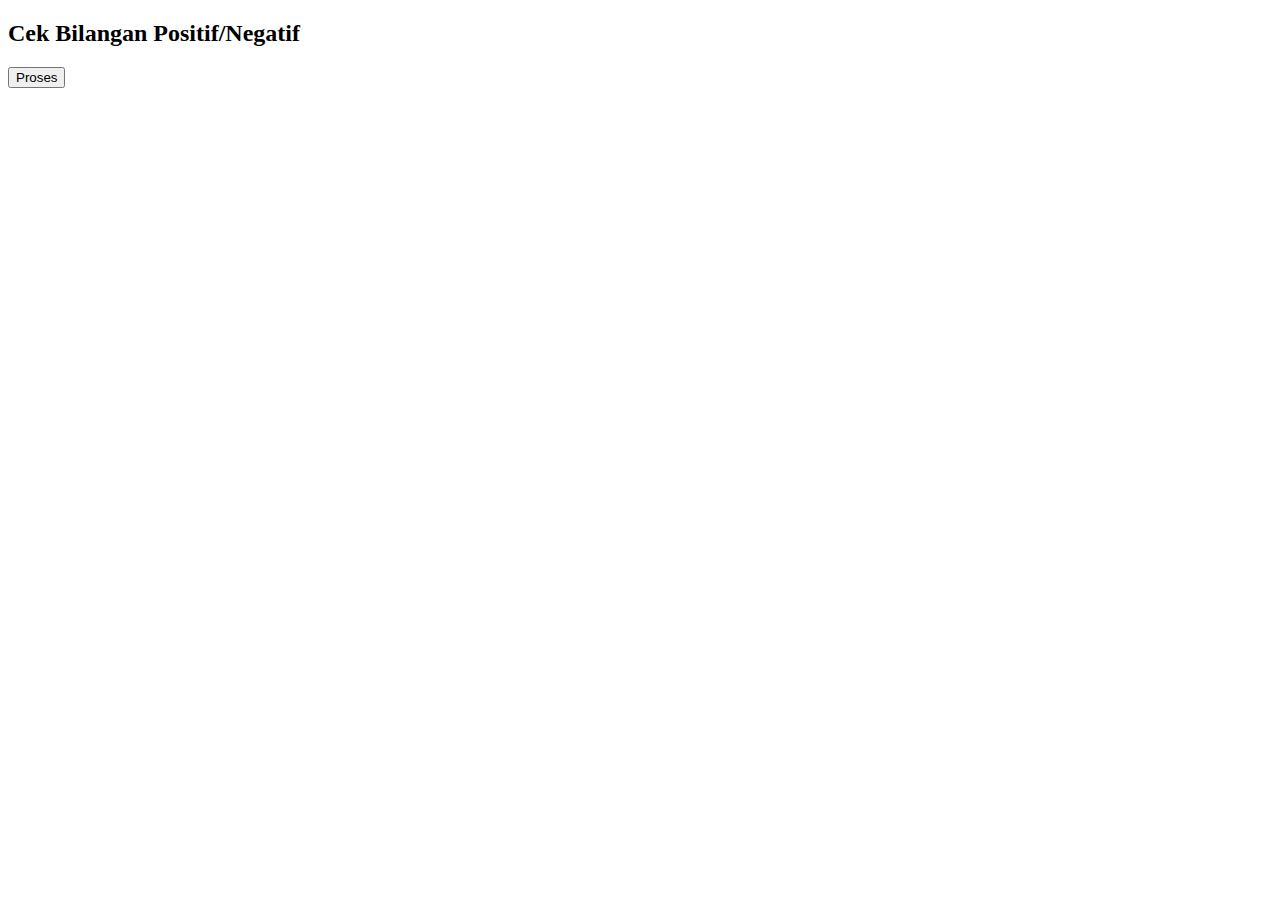
<file: JavaScript from the Flowchart (Math)/index.html>
<!DOCTYPE html>
<html lang="en">
<head>
    <meta charset="UTF-8">
    <meta name="viewport" content="width=device-width, initial-scale=1.0">
    <title>JavaScript from the Flowchart (Math)</title>
</head>

<body>
    <h2>Cek Bilangan Positif/Negatif</h2>
    <button onclick="cekAngka()">Proses</button>
    <p id="hasil"></p>

    <script>
        function cekAngka() {
            let angka = prompt("Masukkan angka:", "7");
            let message;

            if (!isNaN(angka)) {
                if (angka > 0) {
                    message = angka + " adalah bilangan positif.";
                }
                else if (angka < 0) {
                    message = angka + " adalah bilangan negatif.";
                }
                else {
                    message = angka + " adalah bilangan nol.";
                }
            }
            else {
                message = "Error: Input bukan angka!";
            }

            document.getElementById("hasil").innerHTML = message;
        }
    </script>

</body>
</html>
</file>
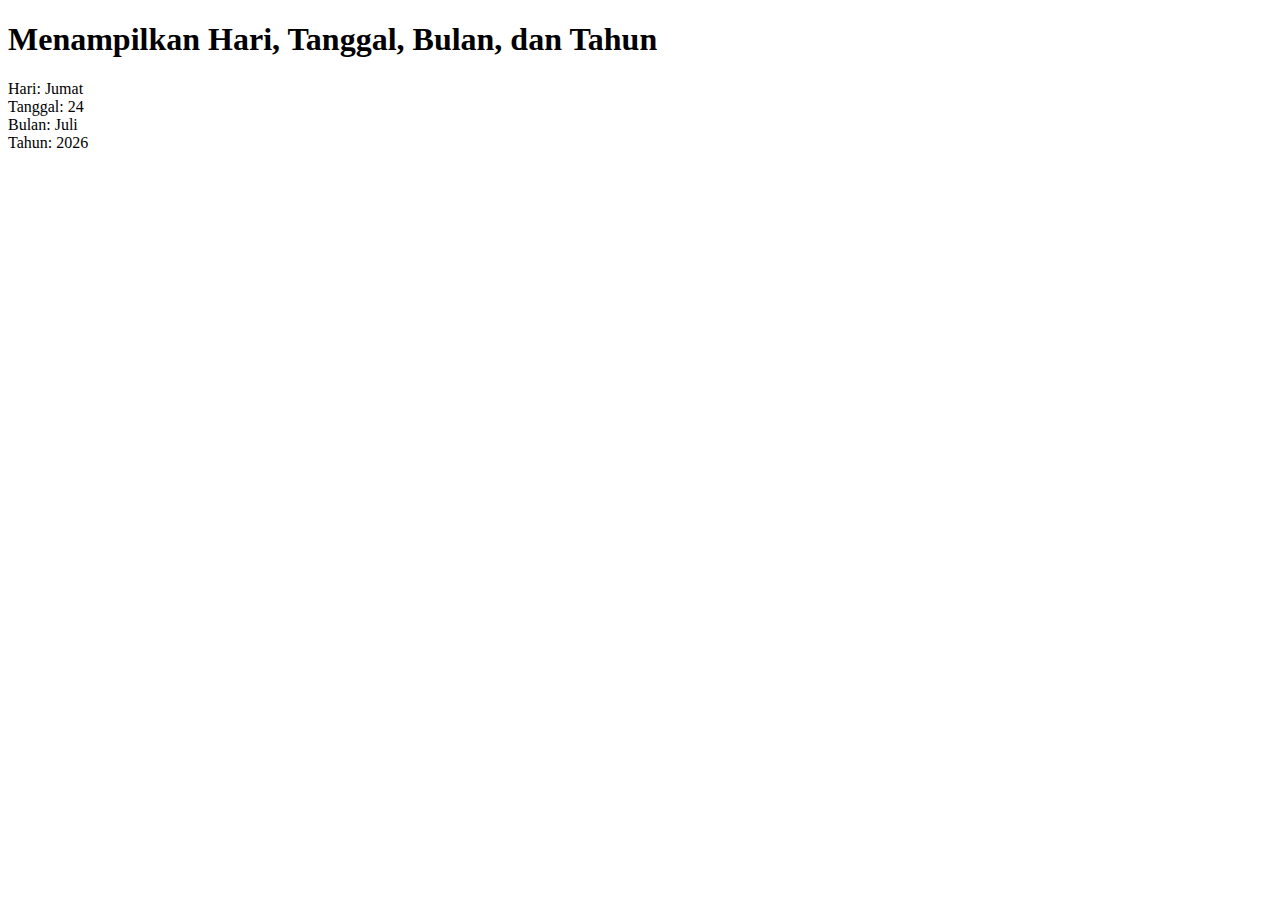
<file: Simple Calendar/index.html>
<!DOCTYPE html>
<html>
<body>

<h1>Menampilkan Hari, Tanggal, Bulan, dan Tahun</h1>

<p id="demo"></p>

<script>
// membuat object tanggal sekarang
let sekarang = new Date();

// mengambil hari (0–6)
let hariAngka = sekarang.getDay();

// mengambil tanggal
let tanggal = sekarang.getDate();

// mengambil bulan (0–11)
let bulanAngka = sekarang.getMonth();

// mengambil tahun
let tahun = sekarang.getFullYear();

// menentukan nama hari
let hari;
switch (hariAngka) {
  case 0:
    hari = "Minggu";
    break;
  case 1:
    hari = "Senin";
    break;
  case 2:
    hari = "Selasa";
    break;
  case 3:
    hari = "Rabu";
    break;
  case 4:
    hari = "Kamis";
    break;
  case 5:
    hari = "Jumat";
    break;
  case 6:
    hari = "Sabtu";
}

// menentukan nama bulan
let bulan;
switch (bulanAngka) {
  case 0:
    bulan = "Januari";
    break;
  case 1:
    bulan = "Februari";
    break;
  case 2:
    bulan = "Maret";
    break;
  case 3:
    bulan = "April";
    break;
  case 4:
    bulan = "Mei";
    break;
  case 5:
    bulan = "Juni";
    break;
  case 6:
    bulan = "Juli";
    break;
  case 7:
    bulan = "Agustus";
    break;
  case 8:
    bulan = "September";
    break;
  case 9:
    bulan = "Oktober";
    break;
  case 10:
    bulan = "November";
    break;
  case 11:
    bulan = "Desember";
}

// menampilkan hasil

document.getElementById("demo").innerHTML =
  "Hari: " + hari + "<br>" +
  "Tanggal: " + tanggal + "<br>" +
  "Bulan: " + bulan + "<br>" +
  "Tahun: " + tahun;


// document.getElementById("demo").innerHTML =
//   hari + ", " + tanggal + " " + bulan + " " + tahun;

</script>

</body>
</html>
</file>
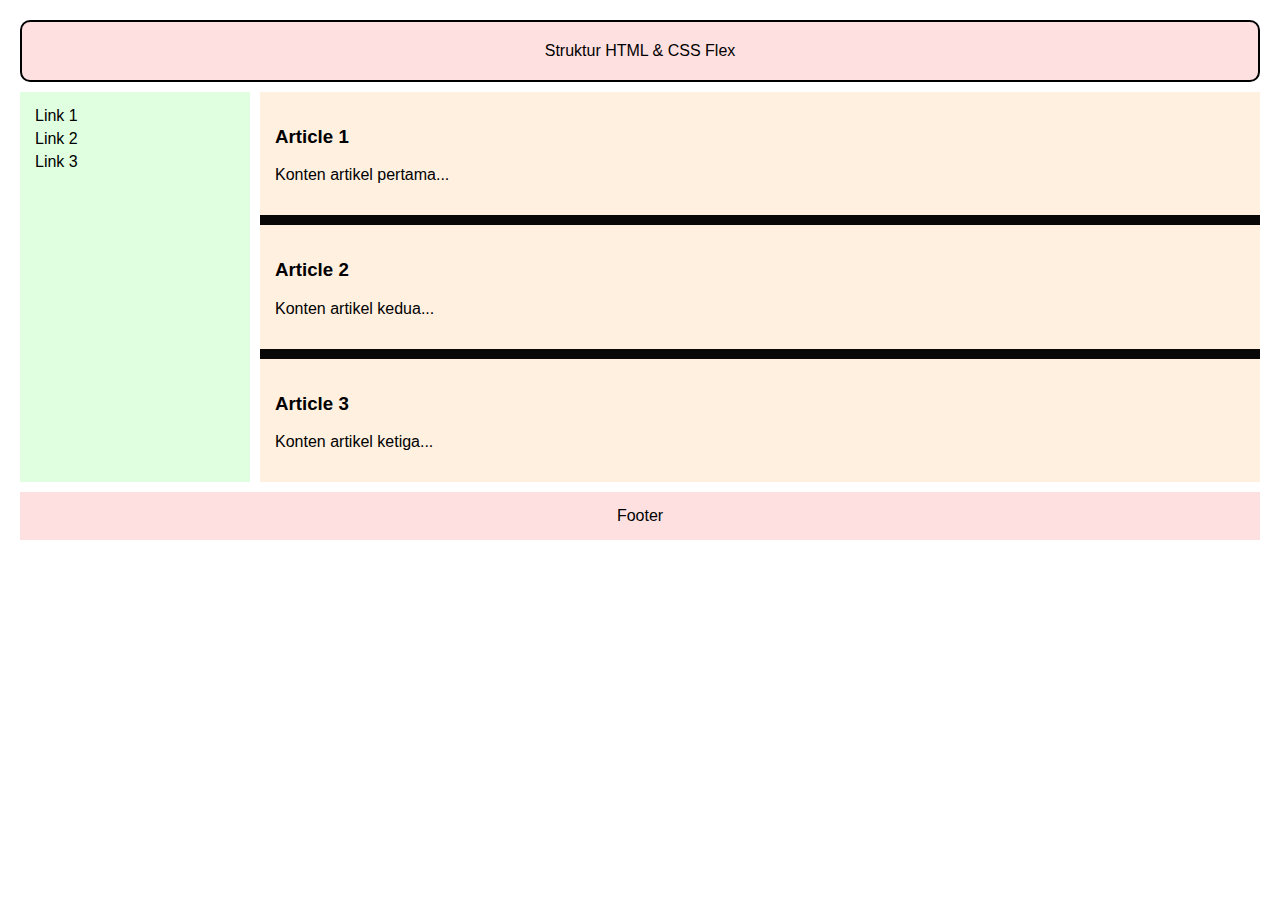
<file: Flex.html>
<!DOCTYPE html>
<html lang="en">
  <head>
    <meta charset="UTF-8" />
    <meta name="viewport" content="width=device-width, initial-scale=1.0" />
    <title>Struktur HTML & CSS Flex</title>
    <style>
      body {
        font-family: sans-serif;
        margin: 20px;
      }

      .container {
        display: flex;
        flex-direction: column; /* Susun item secara vertikal secara default */
      }

      .header {
        border: black 2px solid;
        border-radius: 10px;
        background-color: #ffe0e0;
        padding: 20px;
        text-align: center;
        margin-bottom: 10px;
      }

      .main-content {
        display: flex;
        gap: 10px; /* Jarak antar item flex */
        margin-bottom: 10px;
      }

      .navigation {
        background-color: #e0ffe0;
        padding: 15px;
        width: 200px;
      }

      .articles {
        display: flex;
        flex-direction: column; /* Susun artikel secara vertikal */
        gap: 10px;
        flex-grow: 1; /* Membuat area artikel mengisi ruang yang tersedia */
        background-color: #080808;
      }

      .article {
        background-color: #fff0e0;
        padding: 15px;
      }

      .footer {
        background-color: #ffe0e0;
        padding: 15px;
        text-align: center;
      }

      .navigation ul {
        list-style: none;
        padding: 0;
        margin: 0;
      }

      .navigation li {
        margin-bottom: 5px;
      }
    </style>
  </head>
  <body>
    <div class="container">
      <header class="header">Struktur HTML & CSS Flex</header>
      <div class="main-content">
        <nav class="navigation">
          <ul>
            <li>Link 1</li>
            <li>Link 2</li>
            <li>Link 3</li>
          </ul>
        </nav>
        <div class="articles">
          <article class="article">
            <h3>Article 1</h3>
            <p>Konten artikel pertama...</p>
          </article>
          <article class="article">
            <h3>Article 2</h3>
            <p>Konten artikel kedua...</p>
          </article>
          <article class="article">
            <h3>Article 3</h3>
            <p>Konten artikel ketiga...</p>
          </article>
        </div>
      </div>
      <footer class="footer">Footer</footer>
    </div>
  </body>
</html>
</file>
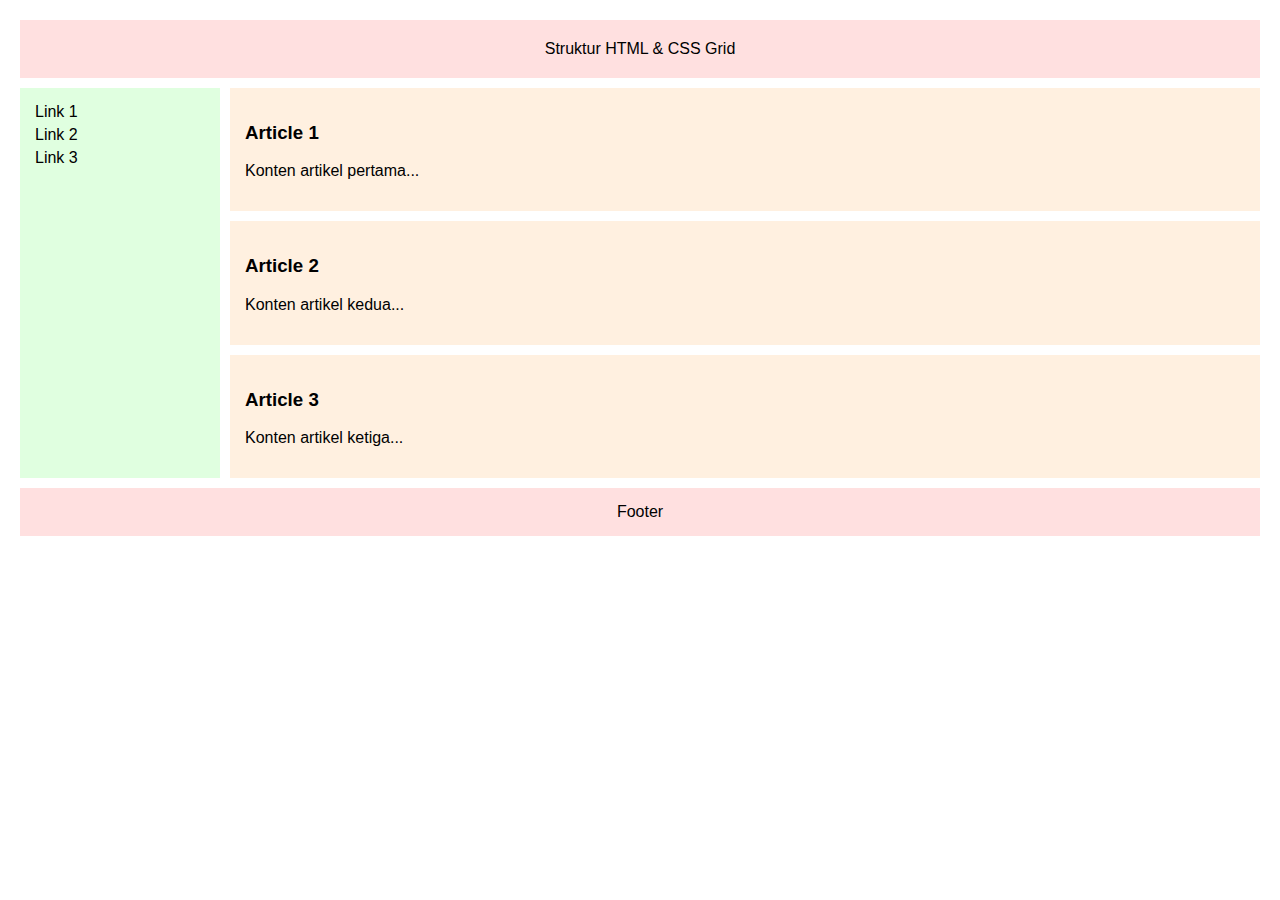
<file: Grid.html>
<!DOCTYPE html>
<html lang="en">
  <head>
    <meta charset="UTF-8" />
    <meta name="viewport" content="width=device-width, initial-scale=1.0" />
    <title>Struktur HTML & CSS Grid</title>
    <style>
      body {
        font-family: sans-serif;
        margin: 20px;
      }

      .container {
        display: grid;
        grid-template-columns: 200px 1fr; /* Kolom pertama 200px, sisanya 1fr */
        grid-template-rows: auto 1fr auto; /* Baris pertama dan terakhir auto, baris tengah 1fr */
        gap: 10px; /* Jarak antar item grid */
      }

      .header {
        grid-column: 1 / 3; /* Item menempati dari kolom 1 sampai 3 */
        background-color: #ffe0e0;
        padding: 20px;
        text-align: center;
      }

      .navigation {
        grid-column: 1 / 2; /* Item menempati kolom pertama */
        grid-row: 2 / 3; /* Item menempati baris kedua */
        background-color: #e0ffe0;
        padding: 15px;
      }

      .articles {
        grid-column: 2 / 3; /* Item menempati kolom kedua */
        grid-row: 2 / 3; /* Item menempati baris kedua */
        display: flex; /* Gunakan flexbox di dalam grid untuk artikel */
        flex-direction: column;
        gap: 10px;
      }

      .article {
        background-color: #fff0e0;
        padding: 15px;
      }

      .footer {
        grid-column: 1 / 3; /* Item menempati dari kolom 1 sampai 3 */
        grid-row: 3 / 4; /* Item menempati baris ketiga */
        background-color: #ffe0e0;
        padding: 15px;
        text-align: center;
      }

      .navigation ul {
        list-style: none;
        padding: 0;
        margin: 0;
      }

      .navigation li {
        margin-bottom: 5px;
      }
    </style>
  </head>
  <body>
    <div class="container">
      <header class="header">Struktur HTML & CSS Grid</header>
      <nav class="navigation">
        <ul>
          <li>Link 1</li>
          <li>Link 2</li>
          <li>Link 3</li>
        </ul>
      </nav>
      <div class="articles">
        <article class="article">
          <h3>Article 1</h3>
          <p>Konten artikel pertama...</p>
        </article>
        <article class="article">
          <h3>Article 2</h3>
          <p>Konten artikel kedua...</p>
        </article>
        <article class="article">
          <h3>Article 3</h3>
          <p>Konten artikel ketiga...</p>
        </article>
      </div>
      <footer class="footer">Footer</footer>
    </div>
  </body>
</html>
</file>
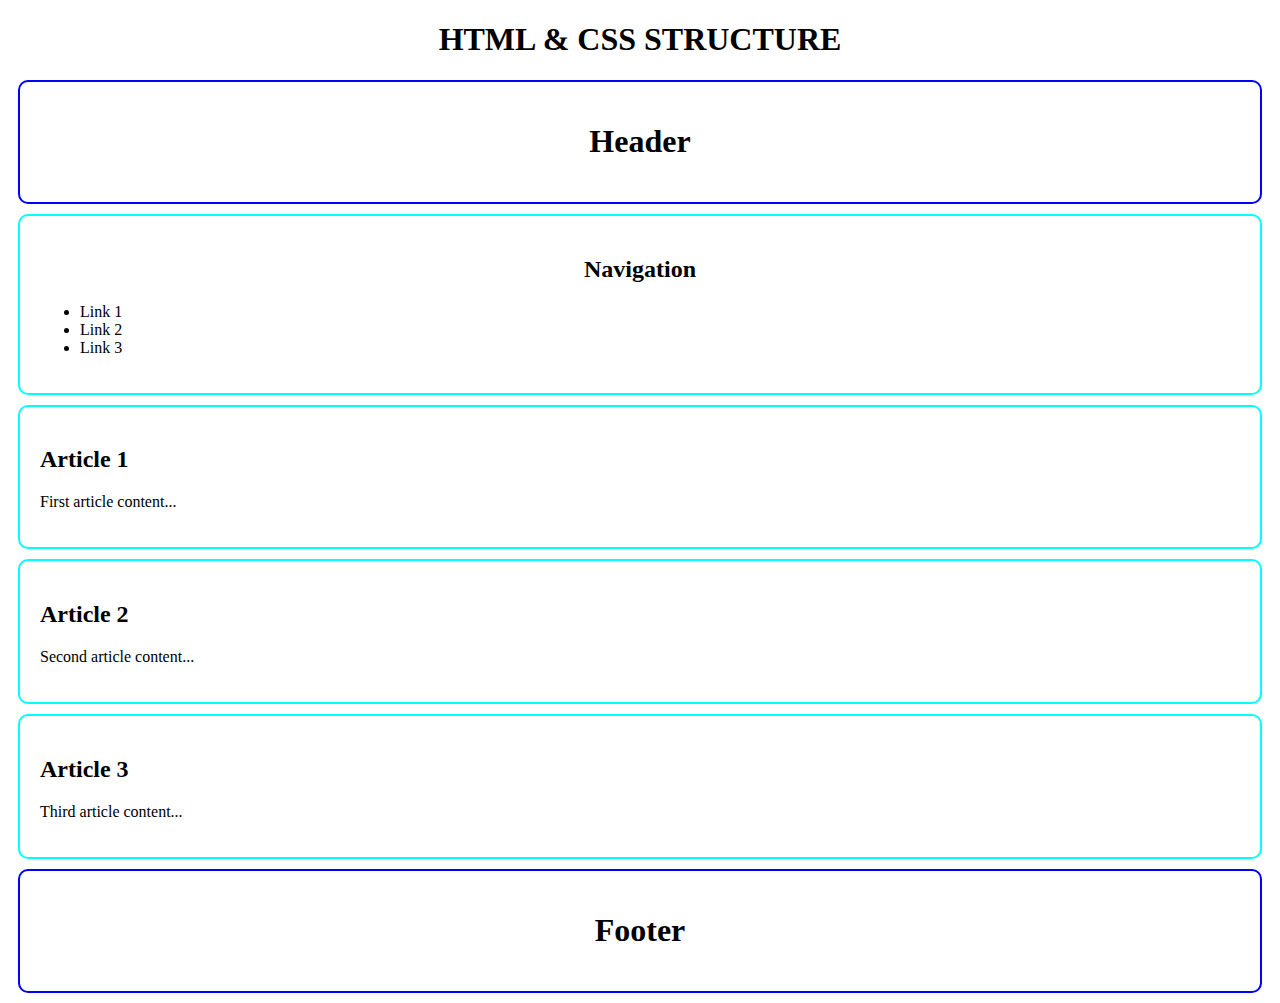
<file: HTML-CSS.html>
<!DOCTYPE html>
<html lang="en">
<head>
    <meta charset="UTF-8">
    <meta name="viewport" content="width=device-width, initial-scale=1.0">
    <title>HTML - CSS</title>

<style>
    header, footer {
        padding: 20px;
        border: solid 2px blue;
        border-radius: 10px;
        margin: 10px;
    }

    nav, article {
        padding: 20px;
        border: solid 2px aqua;
        border-radius: 10px;
        margin: 10px;
    }
</style>

</head>

<body>
    <h1 style="text-align: center;">HTML & CSS STRUCTURE</h1>
    <header>
        <h1 style="text-align: center;">Header</h1>
    </header>

    <div class="container"> <!--the name "container" is optional, we can use another name-->
        <nav>
            <h2 style="text-align: center;">Navigation</h2>
            <ul>
                <li>Link 1</li>
                <li>Link 2</li>
                <li>Link 3</li>
            </ul>
        </nav>

        <main class="articles">
            <article>
                <h2>Article 1</h2>
                <p>First article content...</p>
            </article>
            <article>
                <h2>Article 2</h2>
                <p>Second article content...</p>
            </article>
            <article>
                <h2>Article 3</h2>
                <p>Third article content...</p>
            </article>
        </main>
    </div>

    <footer>
        <h1 style="text-align: center;">Footer</h1>
    </footer>
</body>

</html>
</file>
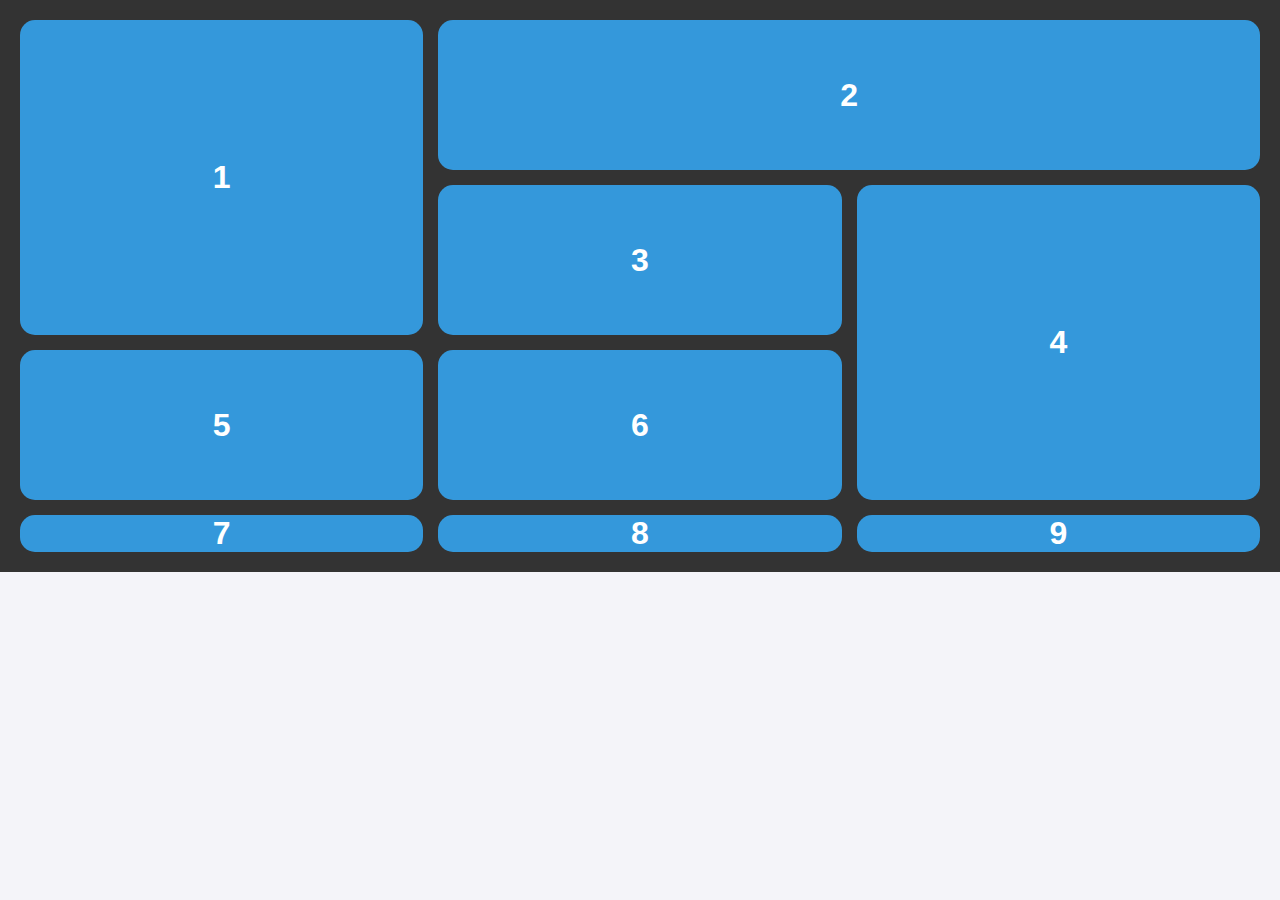
<file: Learn CSS Grid.html>
<!DOCTYPE html>
<html lang="id">
  <head>
    <meta charset="utf-8" />
    <meta name="viewport" content="width=device-width,initial-scale=1" />
    <title>Learn CSS Grid</title>
    <link rel="stylesheet" href="style.css" />
  </head>
  <body>
    <main class="grid-container">
      <div class="item">1</div>
      <div class="item">2</div>
      <div class="item">3</div>
      <div class="item">4</div>
      <div class="item">5</div>
      <div class="item">6</div>
      <div class="item">7</div>
      <div class="item">8</div>
      <div class="item">9</div>
    </main>
  </body>
</html>
</file>
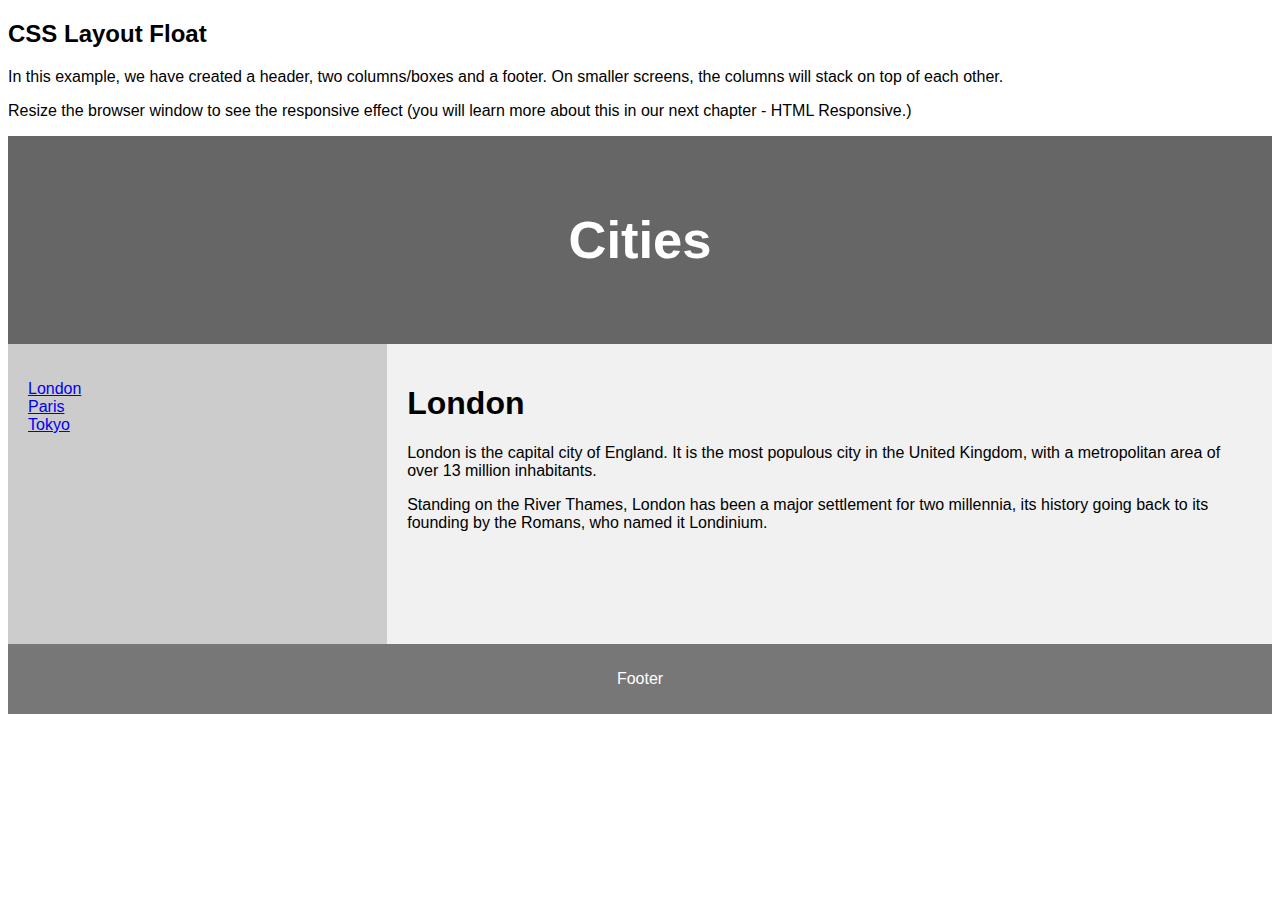
<file: Quiz01.html>
<!DOCTYPE html>
<html lang="en">
<head>
<title>CSS Template</title>
<meta charset="utf-8">
<meta name="viewport" content="width=device-width, initial-scale=1">
<style>
* {
  box-sizing: border-box;
}

body {
  font-family: Arial, Helvetica, sans-serif;
}

/* Style the header */
header {
  background-color: #666;
  padding: 30px;
  text-align: center;
  font-size: 35px;
  color: white;
}

/* Create two columns/boxes that floats next to each other */
nav {
  float: left;
  width: 30%;
  height: 300px; /* only for demonstration, should be removed */
  background: #ccc;
  padding: 20px;
}

/* Style the list inside the menu */
nav ul {
  list-style-type: none;
  padding: 0;
}

article {
  float: left;
  padding: 20px;
  width: 70%;
  background-color: #f1f1f1;
  height: 300px; /* only for demonstration, should be removed */
}

/* Clear floats after the columns */
section::after {
  content: "";
  display: table;
  clear: both;
}

/* Style the footer */
footer {
  background-color: #777;
  padding: 10px;
  text-align: center;
  color: white;
}

/* Responsive layout - makes the two columns/boxes stack on top of each other instead of next to each other, on small screens */
@media (max-width: 600px) {
  nav, article {
    width: 100%;
    height: auto;
  }
}
</style>
</head>
<body>

<h2>CSS Layout Float</h2>
<p>In this example, we have created a header, two columns/boxes and a footer. On smaller screens, the columns will stack on top of each other.</p>
<p>Resize the browser window to see the responsive effect (you will learn more about this in our next chapter - HTML Responsive.)</p>

<header>
  <h2>Cities</h2>
</header>

<section>
  <nav>
    <ul>
      <li><a href="#">London</a></li>
      <li><a href="#">Paris</a></li>
      <li><a href="#">Tokyo</a></li>
    </ul>
  </nav>
  
  <article>
    <h1>London</h1>
    <p>London is the capital city of England. It is the most populous city in the  United Kingdom, with a metropolitan area of over 13 million inhabitants.</p>
    <p>Standing on the River Thames, London has been a major settlement for two millennia, its history going back to its founding by the Romans, who named it Londinium.</p>
  </article>
</section>

<footer>
  <p>Footer</p>
</footer>

</body>
</html>
</file>
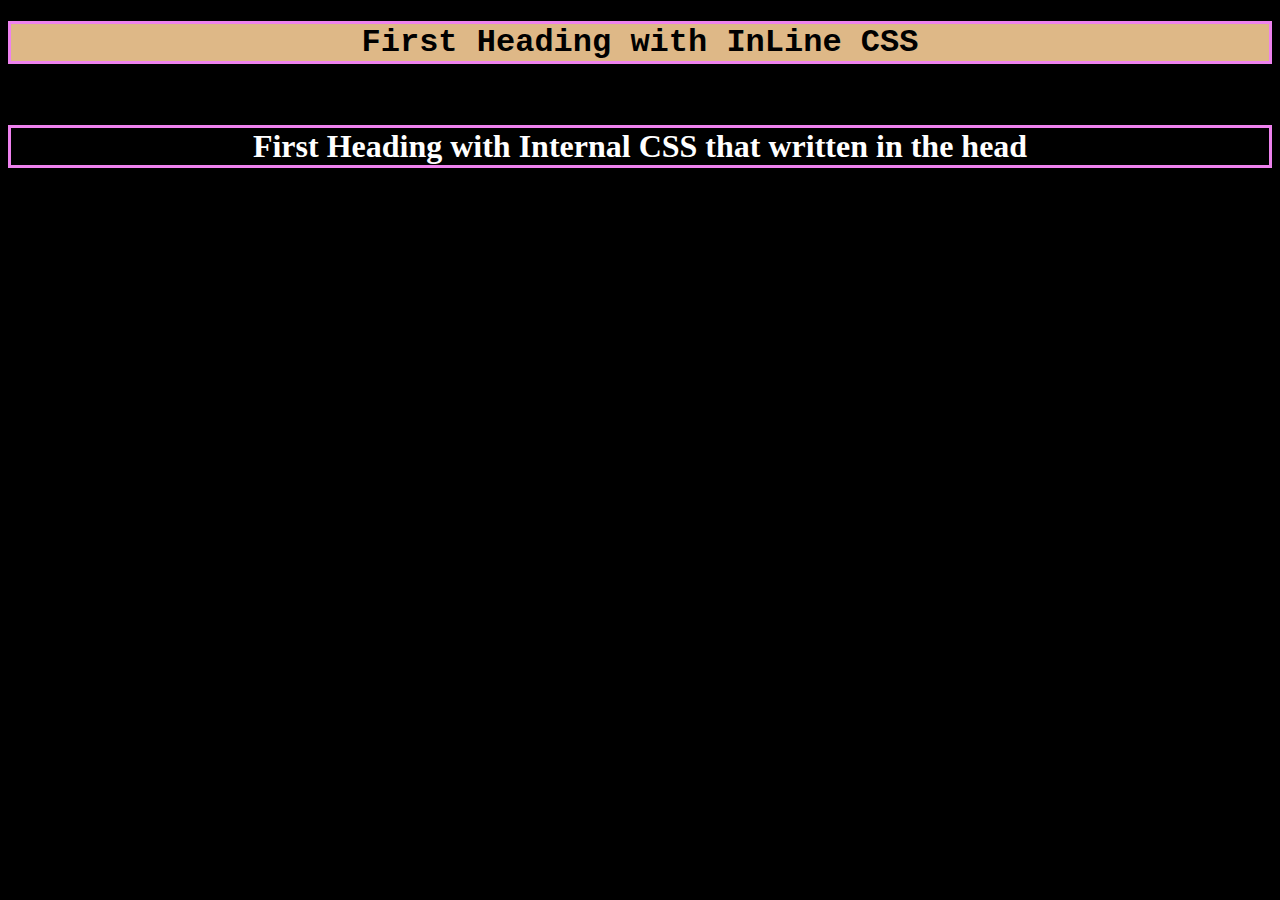
<file: Try CSS.html>
<!DOCTYPE html>
<html lang="en">
<head>
    <meta charset="UTF-8">
    <meta name="viewport" content="width=device-width, initial-scale=1.0">
    <!-- 3. External CSS -->
 <link rel="stylesheet" href="styles01.css">

 <!-- 2. Internal CSS -->
  <style>
    h1 {color: white; background-color: black;}
  </style>
    <title>Document</title>
</head>
<body>
    <!-- 1. Inline CSS -->
     <h1 style="color:black; background-color: burlywood; 
     font-size: 20; font-family: 'Courier New', Courier, monospace;
     text-align: center">First Heading with InLine CSS</h1>
    <br>
    <h1>First Heading with Internal CSS that written in the head</h1>
</body>
</html>
</file>
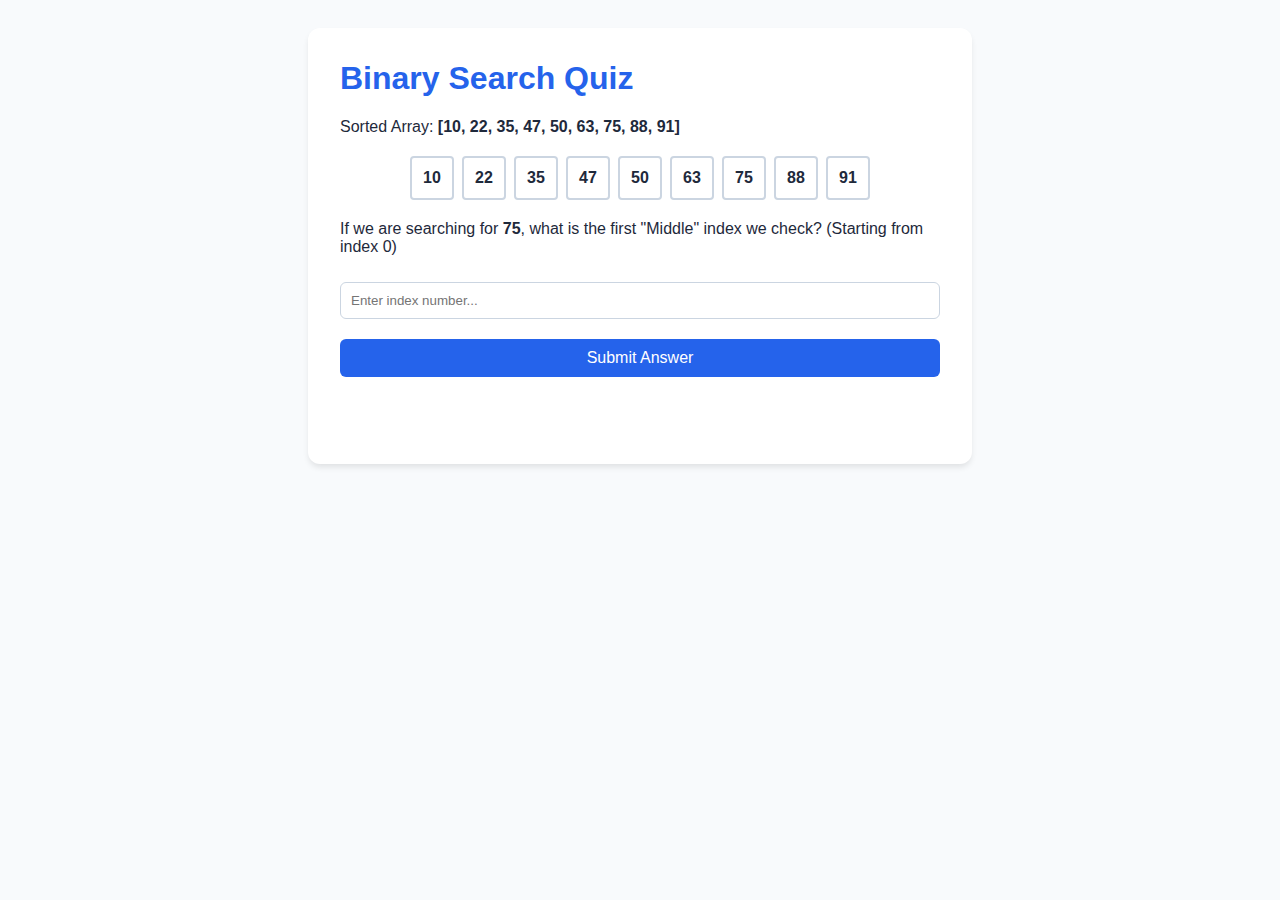
<file: BINARYSEARCH/binarysearch.html>
<!DOCTYPE html>
<html lang="en">
<head>
    <meta charset="UTF-8">
    <meta name="viewport" content="width=device-width, initial-scale=1.0">
    <title>Binary Search Interactive Quiz</title>
    <style>
        :root {
            --primary: #2563eb;
            --bg: #f8fafc;
            --text: #1e293b;
        }
        body { font-family: 'Segoe UI', sans-serif; background: var(--bg); color: var(--text); display: flex; justify-content: center; padding: 20px; }
        .card { background: white; padding: 2rem; border-radius: 12px; box-shadow: 0 4px 6px -1px rgba(0,0,0,0.1); max-width: 600px; width: 100%; }
        h1 { color: var(--primary); margin-top: 0; }
        .array-container { display: flex; gap: 8px; margin: 20px 0; justify-content: center; flex-wrap: wrap; }
        .box { width: 40px; height: 40px; border: 2px solid #cbd5e1; display: flex; align-items: center; justify-content: center; font-weight: bold; border-radius: 4px; transition: all 0.3s; }
        .active { background: #dbeafe; border-color: var(--primary); }
        .target { background: #22c55e; color: white; border-color: #16a34a; }
        .btn { background: var(--primary); color: white; border: none; padding: 10px 20px; border-radius: 6px; cursor: pointer; font-size: 1rem; width: 100%; margin-top: 10px; }
        .btn:hover { opacity: 0.9; }
        .feedback { margin-top: 15px; font-weight: 500; min-height: 24px; }
        input { width: 100%; padding: 10px; margin: 10px 0; border: 1px solid #cbd5e1; border-radius: 6px; box-sizing: border-box; }
    </style>
</head>
<body>

<div class="card">
    <h1>Binary Search Quiz</h1>
    <p>Sorted Array: <strong>[10, 22, 35, 47, 50, 63, 75, 88, 91]</strong></p>
    <div class="array-container" id="arrayVisual"></div>
    
    <div id="quiz-content">
        <p id="question">If we are searching for <strong>75</strong>, what is the first "Middle" index we check? (Starting from index 0)</p>
        <input type="number" id="answerInput" placeholder="Enter index number...">
        <button class="btn" onclick="checkAnswer()">Submit Answer</button>
        <p class="feedback" id="feedback"></p>
    </div>
</div>

<script>
    const array = [10, 22, 35, 47, 50, 63, 75, 88, 91];
    let step = 0;

    function renderArray() {
        const container = document.getElementById('arrayVisual');
        container.innerHTML = array.map((val, i) => `<div class="box" id="box-${i}">${val}</div>`).join('');
    }

    function checkAnswer() {
        const ans = document.getElementById('answerInput').value;
        const feedback = document.getElementById('feedback');
        
        if (step === 0) {
            if (ans == "4") {
                document.getElementById('box-4').classList.add('active');
                feedback.innerHTML = "✅ Correct! The middle of index 0 and 8 is 4 (Value: 50). Since 75 > 50, we look at the right half.";
                feedback.style.color = "#16a34a";
                document.getElementById('question').innerHTML = "Now, in the range [5, 8], what is the next middle index?";
                step++;
            } else {
                feedback.innerHTML = "❌ Try again! Formula: (0 + 8) / 2";
                feedback.style.color = "#dc2626";
            }
        } else if (step === 1) {
            if (ans == "6") {
                document.getElementById('box-6').classList.add('target');
                feedback.innerHTML = "🎉 Excellent! Index 6 contains the value 75. Search Complete!";
                feedback.style.color = "#16a34a";
                document.getElementById('quiz-content').innerHTML += `<button class="btn" style="background:#64748b" onclick="location.reload()">Restart</button>`;
            } else {
                feedback.innerHTML = "❌ Not quite. The middle of 5 and 8 is (5+8)/2 = 6.5, floored to 6.";
                feedback.style.color = "#dc2626";
            }
        }
        document.getElementById('answerInput').value = "";
    }

    renderArray();
</script>

</body>
</html>
</file>
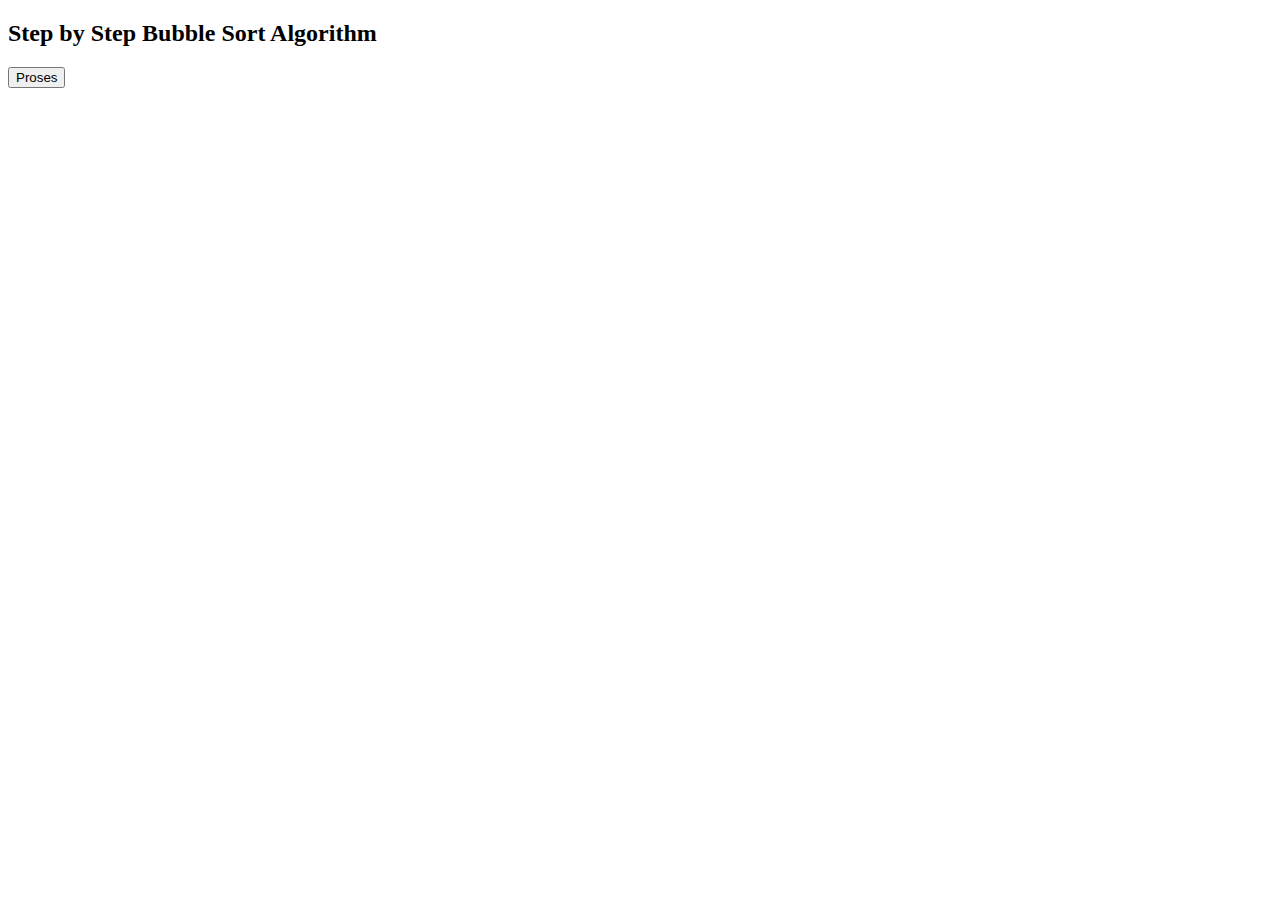
<file: Bubble Sort-JavaScript/bubblesort.html>
<!DOCTYPE html>
<html lang="en">
<head>
    <meta charset="UTF-8">
    <meta name="viewport" content="width=device-width, initial-scale=1.0">
    <title>Bubble Sort</title>
</head>

<body>
    <h2>Step by Step Bubble Sort Algorithm</h2>
    <button onclick="bubbleSort()">Proses</button>
    <p id="hasil"></p>

    <script src="bubblesort.js"></script>
</body>
</html>
</file>
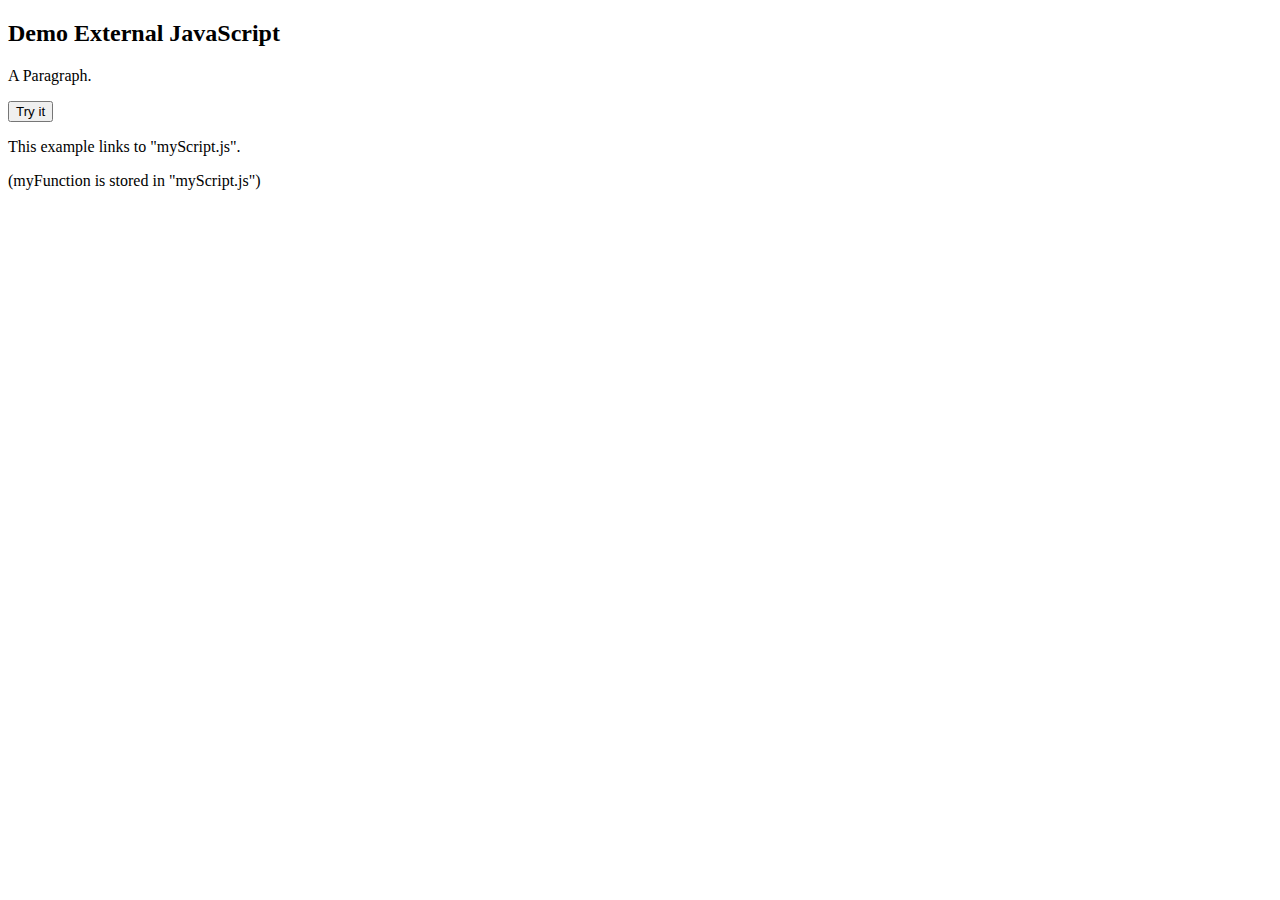
<file: JS_WHERETO/js_external.html>
<!DOCTYPE html>
<html>
<body>

<h2>Demo External JavaScript</h2>

<p id="demo">A Paragraph.</p>

<button type="button" onclick="myFunction()">Try it</button>

<p>This example links to "myScript.js".</p>
<p>(myFunction is stored in "myScript.js")</p>

<script src="myScript.js"></script>

</body>
</html>
</file>
<file: style.css>
body {
  font-family: Arial, sans-serif;
  margin: 0;
  padding: 0;
  background: #f4f4f9;
  color: #333;
  display: flex;
  flex-direction: column;
  min-height: 100vh;
}

header,
footer {
  background: #2c3e50;
  color: white;
  text-align: center;
}

/* Item GRID */
.item {
  background: #3498db;
  color: white;
  font-size: 2rem;
  font-weight: bold;
  display: flex;
  justify-content: center;
  align-items: center;
  border-radius: 15px;
}

/* CSS GRID */
.grid-container {
  display: grid; /* membuat agar menjadi GRID styling */
  gap: 15px; /* Jarak antar element */
  padding: 20px;
  background-color: #333;

  /* 3 kolom sama besar */
  grid-template-columns: repeat(3, 1fr);

  grid-template-rows: repeat(3, 150px); /* 3 baris dengan tinggi 150px */
}

/* Styling per item */
/* Rumus = {CSS Selector}:nth-child({anak ke-n}) */
.item:nth-child(1) {
  grid-row: span 2; /* Memakai grid-row: span {angka} */
}
.item:nth-child(4) {
  grid-row: span 2; /* Memakai grid-row: span {angka} */
}

.item:nth-child(2) {
  grid-column: span 2; /* Memakai grid-column: span {angka} */
}
</file>
<file: styles01.css>
body {
    background-color: black;
       background-color: black);
   }

   h1 {
       background-color:lightseagreen;
       color: black;
       text-align: center;
       border:3px solid Violet;
   }
  
   h2 {
      color: black;
      background-color:lightblue;
      text-align: center;
      border:10px solid Violet;
   }

   p {
        font-family: Verdana, Geneva, Tahoma, sans-serif;
        font-size: 30px;
        color: white;
        text-align: justify;
        text-decoration: aqua;
   }
</file>
